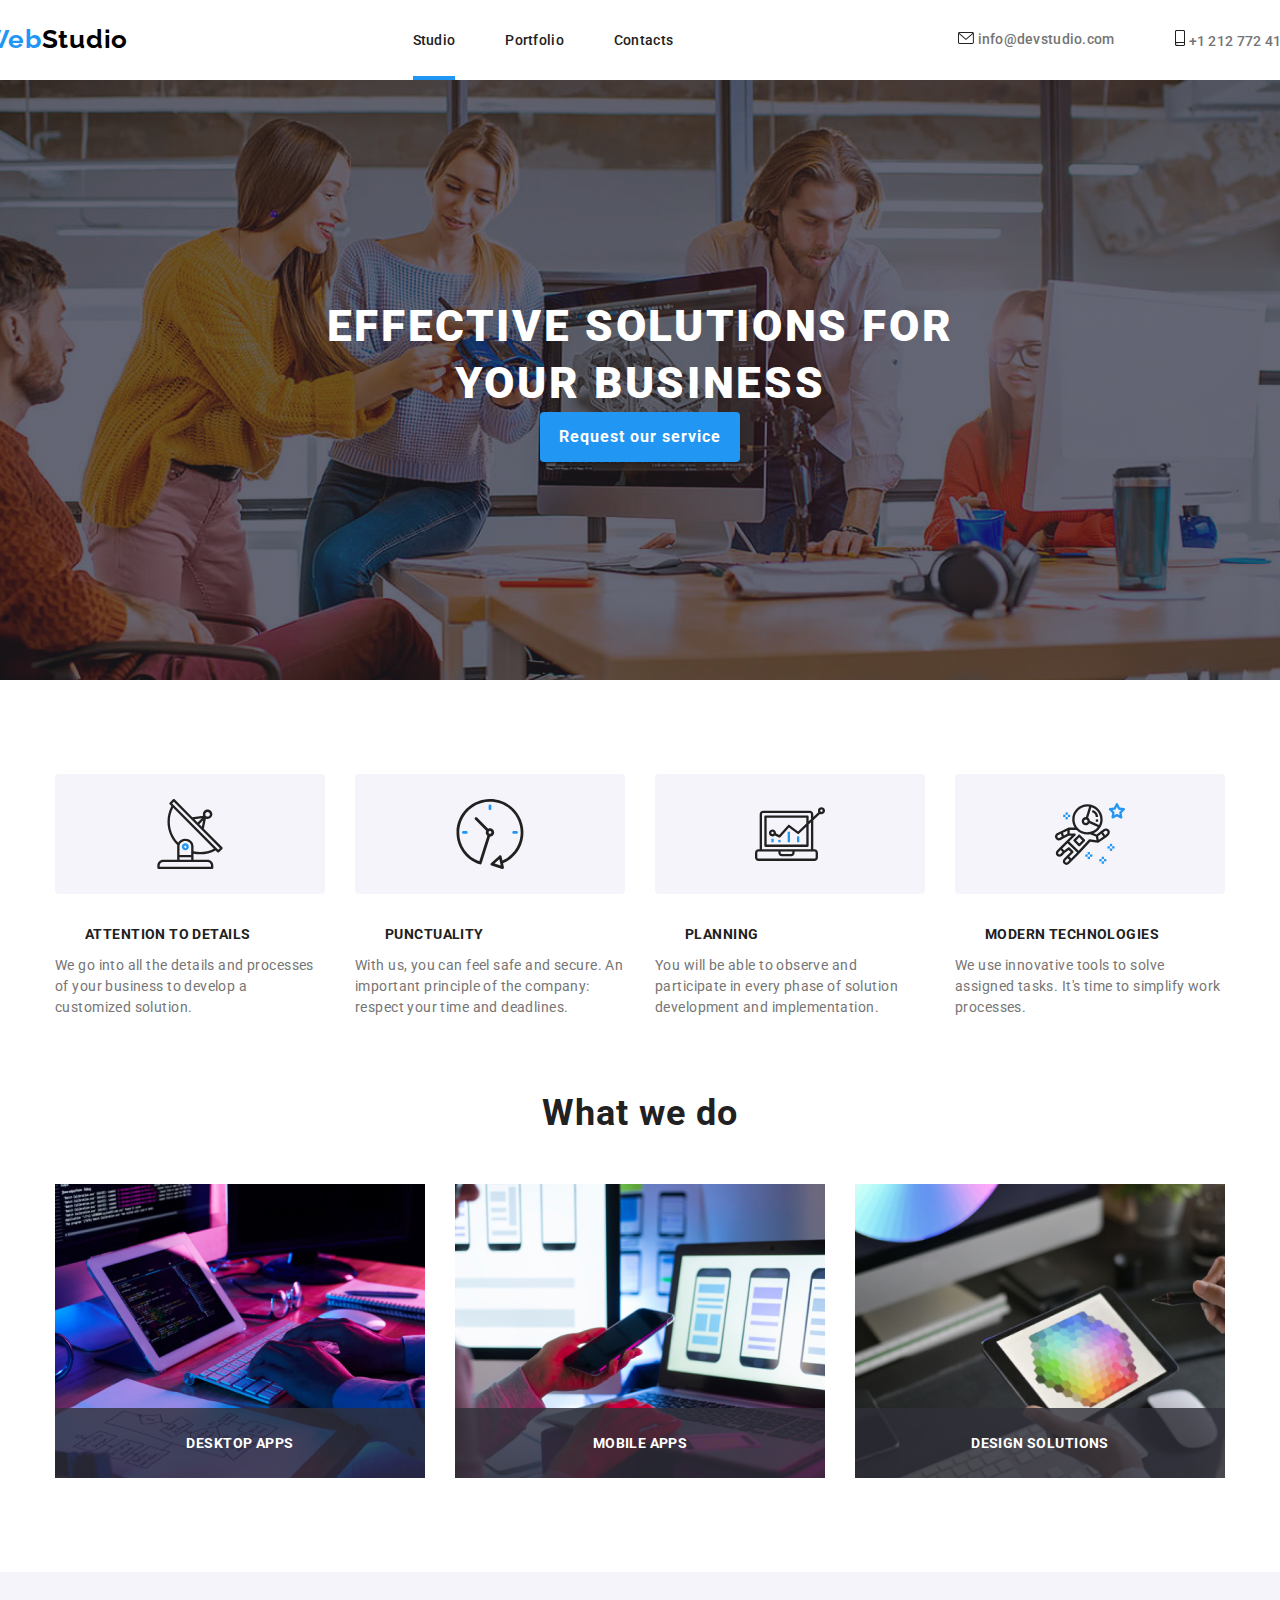
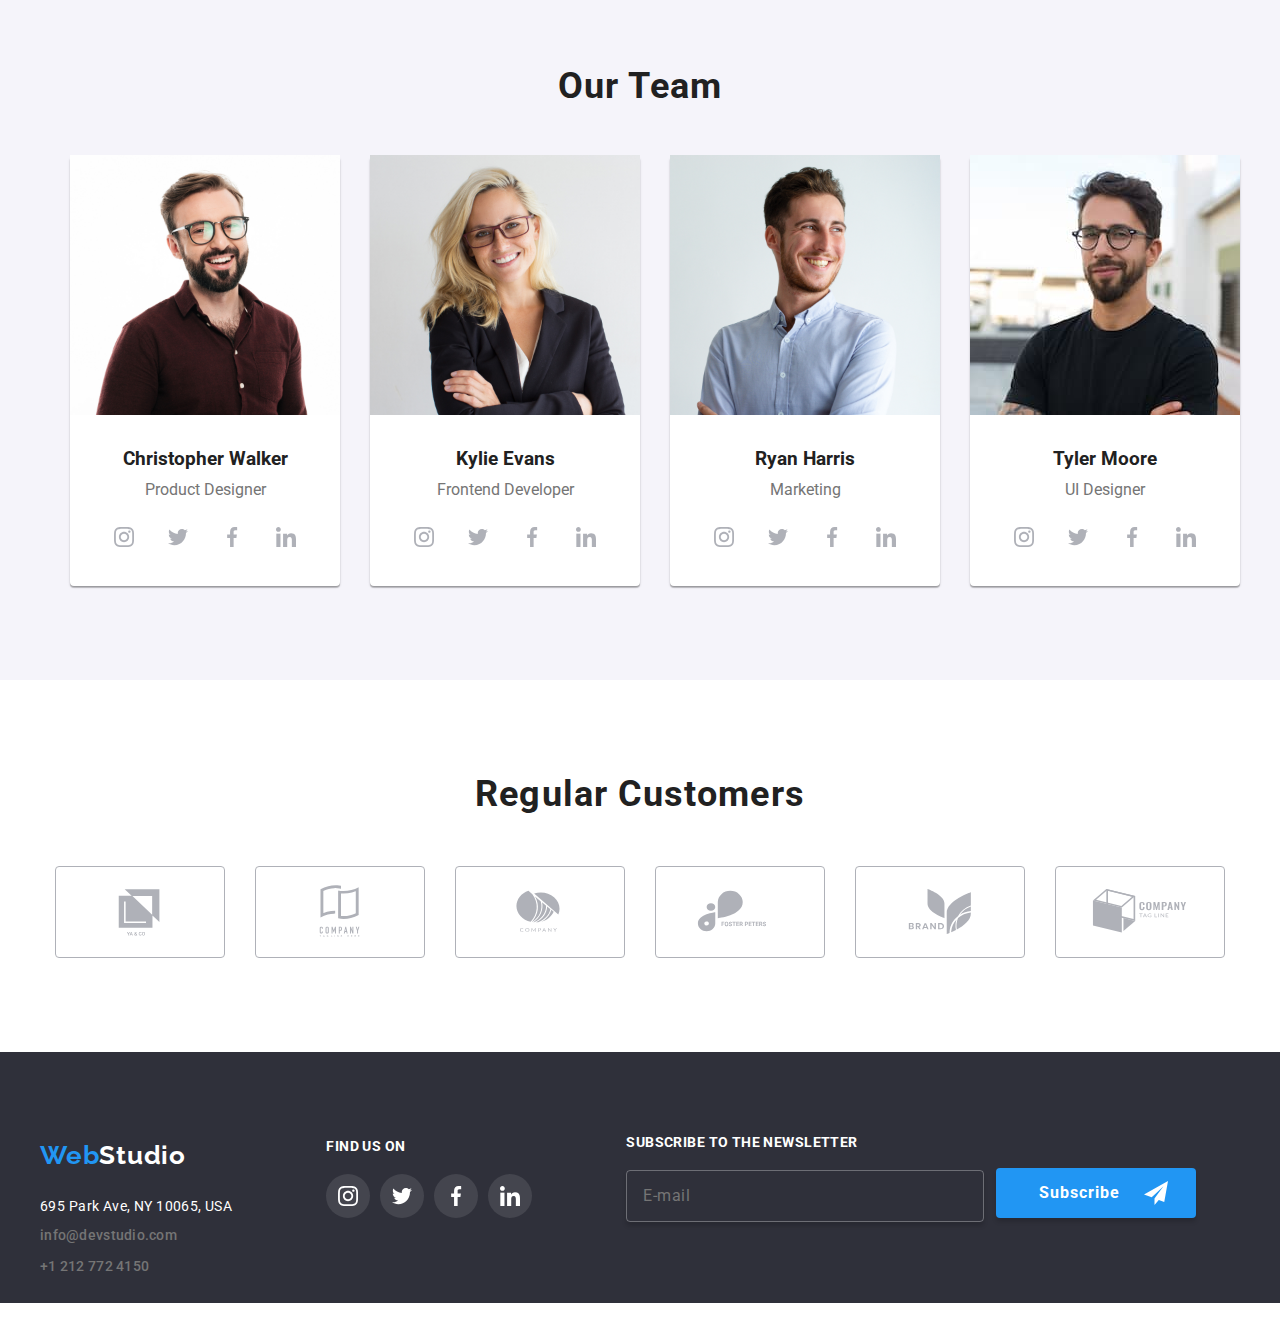
<file: index.html>
<!DOCTYPE html>
<html lang="en">
  <head>
    <meta charset="UTF-8" />
    <meta name="viewport" content="width=device-width, initial-scale=1.0" />
    <title>Studio</title>
    <link rel="stylesheet" href="css/reset.css" />
    <link rel="stylesheet" href="css/modern-normalize.css" />
    <link rel="preconnect" href="https://fonts.googleapis.com" />
    <link rel="preconnect" href="https://fonts.gstatic.com" crossorigin />
    <link rel="preconnect" href="https://fonts.googleapis.com" />
    <link rel="preconnect" href="https://fonts.gstatic.com" crossorigin />
    <link
      href="https://fonts.googleapis.com/css2?family=Raleway:wght@700&family=Roboto:wght@400;500;700;900&display=swap"
      rel="stylesheet"
    />
    <link rel="stylesheet" href="css/style.css" />
  </head>
  <body>
    <!-- Header section -->
    <header class="global-header">
      <div class="logo-container">
        <p class="webstudio-icon">
          <a href="index.html">Web<span class="studio-text">Studio</span></a>
        </p>
      </div>
      <!-- Navigation menu -->
      <nav class="nav-menu-container">
        <ul class="navigation-menu">
          <li class="header-link current">
            <a href="index.html">Studio</a>
          </li>
          <li class="header-link">
            <a href="portfolio.html">Portfolio</a>
          </li>
          <li class="header-link">
            <a href="contacts.html">Contacts</a>
          </li>
        </ul>
      </nav>
      <!-- Top contact details -->
      <div class="top-contact-details">
        <div class="mail-address">
          <span>
            <svg>
              <use href="./images/icons.svg#icon-envelope-hover"></use>
            </svg>
            <a href="mailto:info@devstudio.com">info@devstudio.com</a>
          </span>
        </div>
        <div class="phone-number">
          <span>
            <svg>
              <use href="./images/icons.svg#icon-smartphone"></use>
            </svg>
            <a href="tel:+12127724150"> +1 212 772 4150 </a>
          </span>
        </div>
      </div>
    </header>
    <!-- Main section -->
    <main>
      <section class="hero-section">
        <h1>EFFECTIVE SOLUTIONS FOR YOUR BUSINESS</h1>
        <div>
          <button data-modal-open class="request-button">
            Request our service
          </button>
        </div>
      </section>
    </main>
    <!-- Hero section -->
    <section class="container">
      <div class="hero-section-icons">
        <div class="icons-list">
          <svg class="icons">
            <use href="./images/icons.svg#icon-antenna-1"></use>
          </svg>
        </div>

        <div class="icons-list">
          <svg class="icons">
            <use href="./images/icons.svg#icon-clock-1"></use>
          </svg>
        </div>

        <div class="icons-list">
          <svg class="icons">
            <use href="./images/icons.svg#icon-diagram-1"></use>
          </svg>
        </div>

        <div class="icons-list">
          <svg class="icons">
            <use href="./images/icons.svg#icon-astronaut-1"></use>
          </svg>
        </div>
      </div>
      <div class="text-board-section">
        <div class="attention-board">
          <h3>ATTENTION TO DETAILS</h3>
          <div>
            We go into all the details and processes of your business to develop
            a customized solution.
          </div>
        </div>

        <div class="punctuality-board">
          <h3>PUNCTUALITY</h3>
          <div>
            With us, you can feel safe and secure. An important principle of the
            company: respect your time and deadlines.
          </div>
        </div>

        <div class="planning-board">
          <h3>PLANNING</h3>
          <div>
            You will be able to observe and participate in every phase of
            solution development and implementation.
          </div>
        </div>

        <div class="modern-techno-board">
          <h3>MODERN TECHNOLOGIES</h3>
          <div>
            We use innovative tools to solve assigned tasks. It's time to
            simplify work processes.
          </div>
        </div>
      </div>
    </section>
    <!-- What we do section -->
    <section class="what-we-do-section">
      <h2>What we do</h2>
      <div class="photo-panel-section">
        <ul class="photo-panel-board">
          <li class="photo-elements">
            <img
              src="images/fingersWritingCodeOnKeyboard.jpg"
              alt="fingers writing code on keyboard"
              width="370"
            />
            <div class="overlay-text">
              <div>DESKTOP APPS</div>
            </div>
          </li>
          <li class="photo-elements">
            <img
              src="images/watchingPhoneNearLaptop.jpg"
              alt="watching phone near laptop"
              width="370"
            />
            <div class="overlay-text">
              <div>Mobile APPS</div>
            </div>
          </li>
          <li class="photo-elements">
            <img
              src="images/drawingOnTheTablet.jpg"
              alt="drawing on the tablet"
              width="370"
            />
            <div class="overlay-text">
              <div>DESIGN SOLUTIONS</div>
            </div>
          </li>
        </ul>
      </div>
    </section>
    <!-- Our team section -->
    <section class="our-team-section">
      <h2 class="our-team-section-title">Our Team</h2>

      <ul class="team-member-panel">
        <li class="card">
          <div class="photo-album">
            <img
              src="images/christopherWalkerPhoto.jpg"
              alt="Cristopher Walker photo"
              width="270"
            />
          </div>
          <h3>Christopher Walker</h3>
          <span class="profession-title">Product Designer</span>
          <div class="social-icons">
            <a
              href="https://www.instagram.com/"
              class="social-media-icons"
              aria-label="Instagram"
            >
              <svg>
                <use href="./images/icons.svg#icon-instagram-2"></use>
              </svg>
            </a>

            <a
              href="https://www.twitter.com/"
              class="social-media-icons"
              aria-label="Twitter"
            >
              <svg>
                <use href="./images/icons.svg#icon-twitter-1"></use>
              </svg>
            </a>

            <a
              href="https://www.facebook.com/"
              class="social-media-icons"
              aria-label="Facebook"
            >
              <svg>
                <use href="./images/icons.svg#icon-facebook-1"></use>
              </svg>
            </a>

            <a
              href="https://www.linkedin.com/"
              class="social-media-icons"
              aria-label="Linkedin"
            >
              <svg>
                <use href="./images/icons.svg#icon-linkedin-1"></use>
              </svg>
            </a>
          </div>
        </li>

        <li class="card">
          <div class="photo-album">
            <img
              src="images/kylieEvansPhoto.jpg"
              alt="Kylie Evans photo"
              width="270"
            />
          </div>

          <h3>Kylie Evans</h3>
          <span class="profession-title">Frontend Developer</span>
          <div class="social-icons">
            <a
              href="https://www.instagram.com/"
              class="social-media-icons"
              aria-label="Instagram"
            >
              <svg>
                <use href="./images/icons.svg#icon-instagram-2"></use>
              </svg>
            </a>

            <a
              href="https://www.twitter.com/"
              class="social-media-icons"
              aria-label="Twitter"
            >
              <svg>
                <use href="./images/icons.svg#icon-twitter-1"></use>
              </svg>
            </a>

            <a
              href="https://www.facebook.com/"
              class="social-media-icons"
              aria-label="Facebook"
            >
              <svg>
                <use href="./images/icons.svg#icon-facebook-1"></use>
              </svg>
            </a>

            <a
              href="https://www.linkedin.com/"
              class="social-media-icons"
              aria-label="Linkedin"
            >
              <svg>
                <use href="./images/icons.svg#icon-linkedin-1"></use>
              </svg>
            </a>
          </div>
        </li>

        <li class="card">
          <div class="photo-album">
            <img
              src="images/ryanHarrisPhoto.jpg"
              alt="Ryan Harris photo"
              width="270"
            />
          </div>
          <h3>Ryan Harris</h3>
          <span class="profession-title">Marketing</span>
          <div class="social-icons">
            <a
              href="https://www.instagram.com/"
              class="social-media-icons"
              aria-label="Instagram"
            >
              <svg>
                <use href="./images/icons.svg#icon-instagram-2"></use>
              </svg>
            </a>

            <a
              href="https://www.twitter.com/"
              class="social-media-icons"
              aria-label="Twitter"
            >
              <svg>
                <use href="./images/icons.svg#icon-twitter-1"></use>
              </svg>
            </a>

            <a
              href="https://www.facebook.com/"
              class="social-media-icons"
              aria-label="Facebook"
            >
              <svg>
                <use href="./images/icons.svg#icon-facebook-1"></use>
              </svg>
            </a>

            <a
              href="https://www.linkedin.com/"
              class="social-media-icons"
              aria-label="Linkedin"
            >
              <svg>
                <use href="./images/icons.svg#icon-linkedin-1"></use>
              </svg>
            </a>
          </div>
        </li>

        <li class="card">
          <div class="photo-album">
            <img
              src="images/tylerMoorePhoto.jpg"
              alt="Tyler Moore photo"
              width="270"
            />
          </div>
          <h3>Tyler Moore</h3>
          <span class="profession-title">UI Designer</span>
          <div class="social-icons">
            <a
              href="https://www.instagram.com/"
              class="social-media-icons"
              aria-label="Instagram"
            >
              <svg>
                <use href="./images/icons.svg#icon-instagram-2"></use>
              </svg>
            </a>

            <a
              href="https://www.twitter.com/"
              class="social-media-icons"
              aria-label="Twitter"
            >
              <svg>
                <use href="./images/icons.svg#icon-twitter-1"></use>
              </svg>
            </a>

            <a
              href="https://www.facebook.com/"
              class="social-media-icons"
              aria-label="Facebook"
            >
              <svg>
                <use href="./images/icons.svg#icon-facebook-1"></use>
              </svg>
            </a>

            <a
              href="https://www.linkedin.com/"
              class="social-media-icons"
              aria-label="Linkedin"
            >
              <svg>
                <use href="./images/icons.svg#icon-linkedin-1"></use>
              </svg>
            </a>
          </div>
        </li>
      </ul>
    </section>
    <!-- Regular costumers section -->
    <section class="regular-costumers-section">
      <h2>Regular Customers</h2>
      <div class="logo-section">
        <div class="logo">
          <svg>
            <use href="./images/icons.svg#icon-first-logo"></use>
          </svg>
        </div>
        <div class="logo">
          <svg>
            <use href="./images/icons.svg#icon-second-logo"></use>
          </svg>
        </div>
        <div class="logo">
          <svg>
            <use href="./images/icons.svg#icon-third-logo"></use>
          </svg>
        </div>
        <div class="logo">
          <svg>
            <use href="./images/icons.svg#icon-fourth-logo"></use>
          </svg>
        </div>
        <div class="logo">
          <svg>
            <use href="./images/icons.svg#icon-fifth-logo"></use>
          </svg>
        </div>
        <div class="logo">
          <svg>
            <use href="./images/icons.svg#icon-sixth-logo"></use>
          </svg>
        </div>
      </div>
    </section>
    <!-- Bottom section -->
    <div class="bottom-section">
      <footer class="bottom-contact-details">
        <div class="webstudio-section">
          <p class="webstudio-icon">
            <a href="index.html"
              >Web<span class="bottom-studio-text">Studio</span></a
            >
          </p>

          <address class="work-place">695 Park Ave, NY 10065, USA</address>
          <div class="contact-details">
            <div class="phone-number">
              <a href="mailto:info@devstudio.com">info@devstudio.com</a>
            </div>
            <div class="mail-address">
              <a href="tel:+12127724150"> +1 212 772 4150 </a>
            </div>
          </div>
        </div>

        <div class="find-us">
          <p>Find us on</p>
          <div class="bottom-social-icons">
            <a
              href="https://www.instagram.com/"
              class="bottom-social-media-icons"
              aria-label="Instagram"
            >
              <svg class="social-icon">
                <use href="./images/icons.svg#icon-instagram-2"></use>
              </svg>
            </a>

            <a
              href="https://www.twitter.com/"
              class="bottom-social-media-icons"
              aria-label="Twitter"
            >
              <svg class="social-icon">
                <use href="./images/icons.svg#icon-twitter-1"></use>
              </svg>
            </a>

            <a
              href="https://www.facebook.com/"
              class="bottom-social-media-icons"
              aria-label="Facebook"
            >
              <svg class="social-icon">
                <use href="./images/icons.svg#icon-facebook-1"></use>
              </svg>
            </a>

            <a
              href="https://www.linkedin.com/"
              class="bottom-social-media-icons"
              aria-label="Linkedin"
            >
              <svg class="social-icon">
                <use href="./images/icons.svg#icon-linkedin-1"></use>
              </svg>
            </a>
          </div>
        </div>

        <form class="subscribe-section">
          <label class="subscribe-title" for="subscribe-email">
            <p>Subscribe to the newsletter</p>
          </label>
          <input type="email" placeholder="E-mail" />
            <button class="">
              Subscribe
              <svg class="subscribe-icon">
                <use href="./images/icons.svg#icon-subscribeSend"></use>
              </svg>
            </button>
        </form>
      </footer>
    </div>

    <!-- Modal -->
    <div class="modal is-hidden" data-modal>
      <div class="modal-content">
        <div class="modal-content-title">
          Leave your information and we'll call you back
        </div>
        <form class="form-group">
          <label for="name" class="form">
            <svg class="modal-form-icons">
              <use href="./images/icons.svg#icon-personIcon"></use>
            </svg>
            <span>Name</span>
            <input type="text" name="name" id="name" />
          </label>

          <label for="phone" class="form">
            <svg class="modal-form-icons">
              <use href="./images/icons.svg#icon-phoneIcon"></use>
            </svg>
            <span>Telephone</span>
            <input type="tel" name="phone" id="phone" />
          </label>

          <label for="email" class="form">
            <svg class="modal-form-icons">
              <use href="./images/icons.svg#icon-blackEmail"></use>
            </svg>
            <span>E-mail</span>
            <input type="email" name="email" id="email" />
          </label>

          <label for="comments" class="form comment-form">
            <span>Comments</span>
            <textarea
              name="comments"
              id="comments"
              placeholder="Enter the text"
            ></textarea>
          </label>

          <label class="termns-and-conditions-section">
            <input type="checkbox" class="check-mark" checked="checked" />
            <svg class="checked-icon">
              <use href="./images/icons.svg#icon-checkbox"></use>
            </svg>
            <svg class="checked-icon accept-icon">
              <use href="./images/icons.svg#icon-checkboxChecked"></use>
            </svg>
            <span>
              I agree with the letter and accept the
              <span class="terms-and-conditions">Terms and Conditions</span>
            </span>
          </label>
          <button type="submit" class="modal-send-btn">Send</button>
        </form>

        <button class="close-button" data-modal-close>&times;</button>
      </div>
    </div>

    <script src="./js/modal.js"></script>
  </body>
</html>
</file>
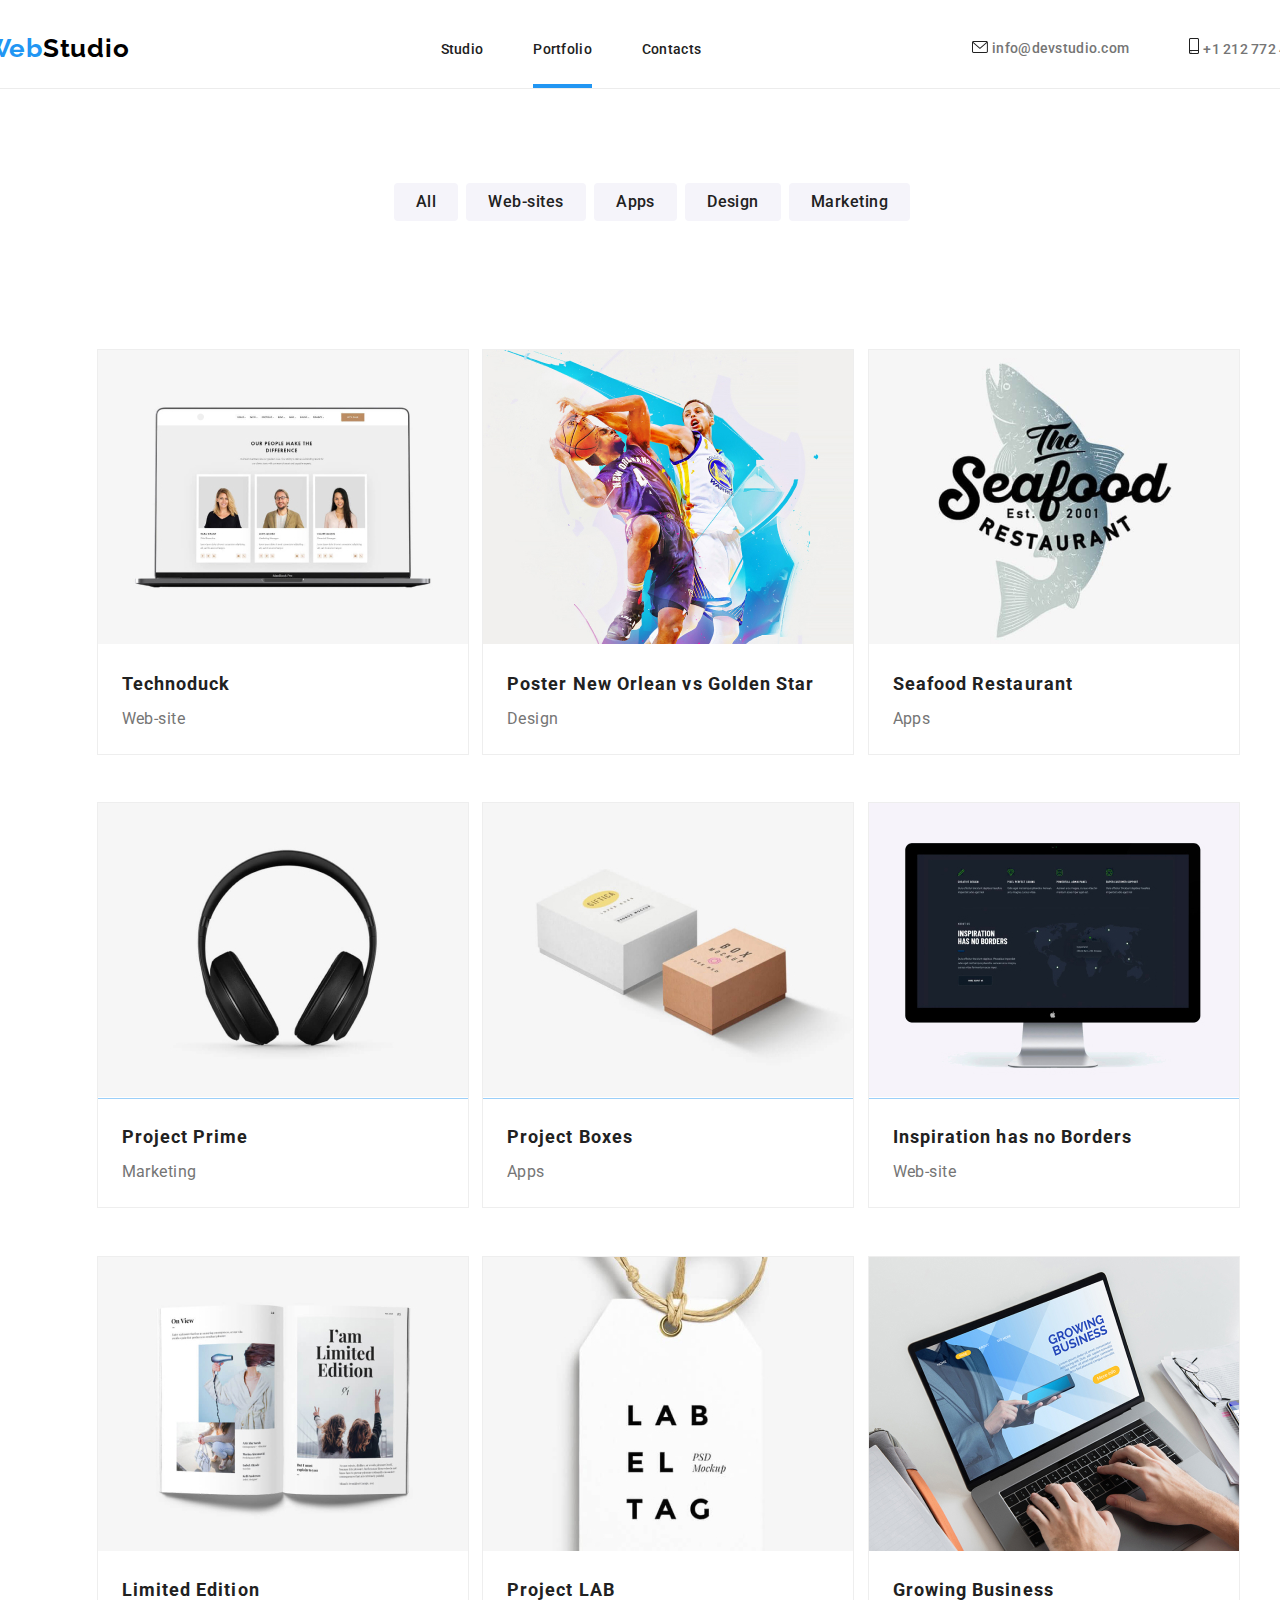
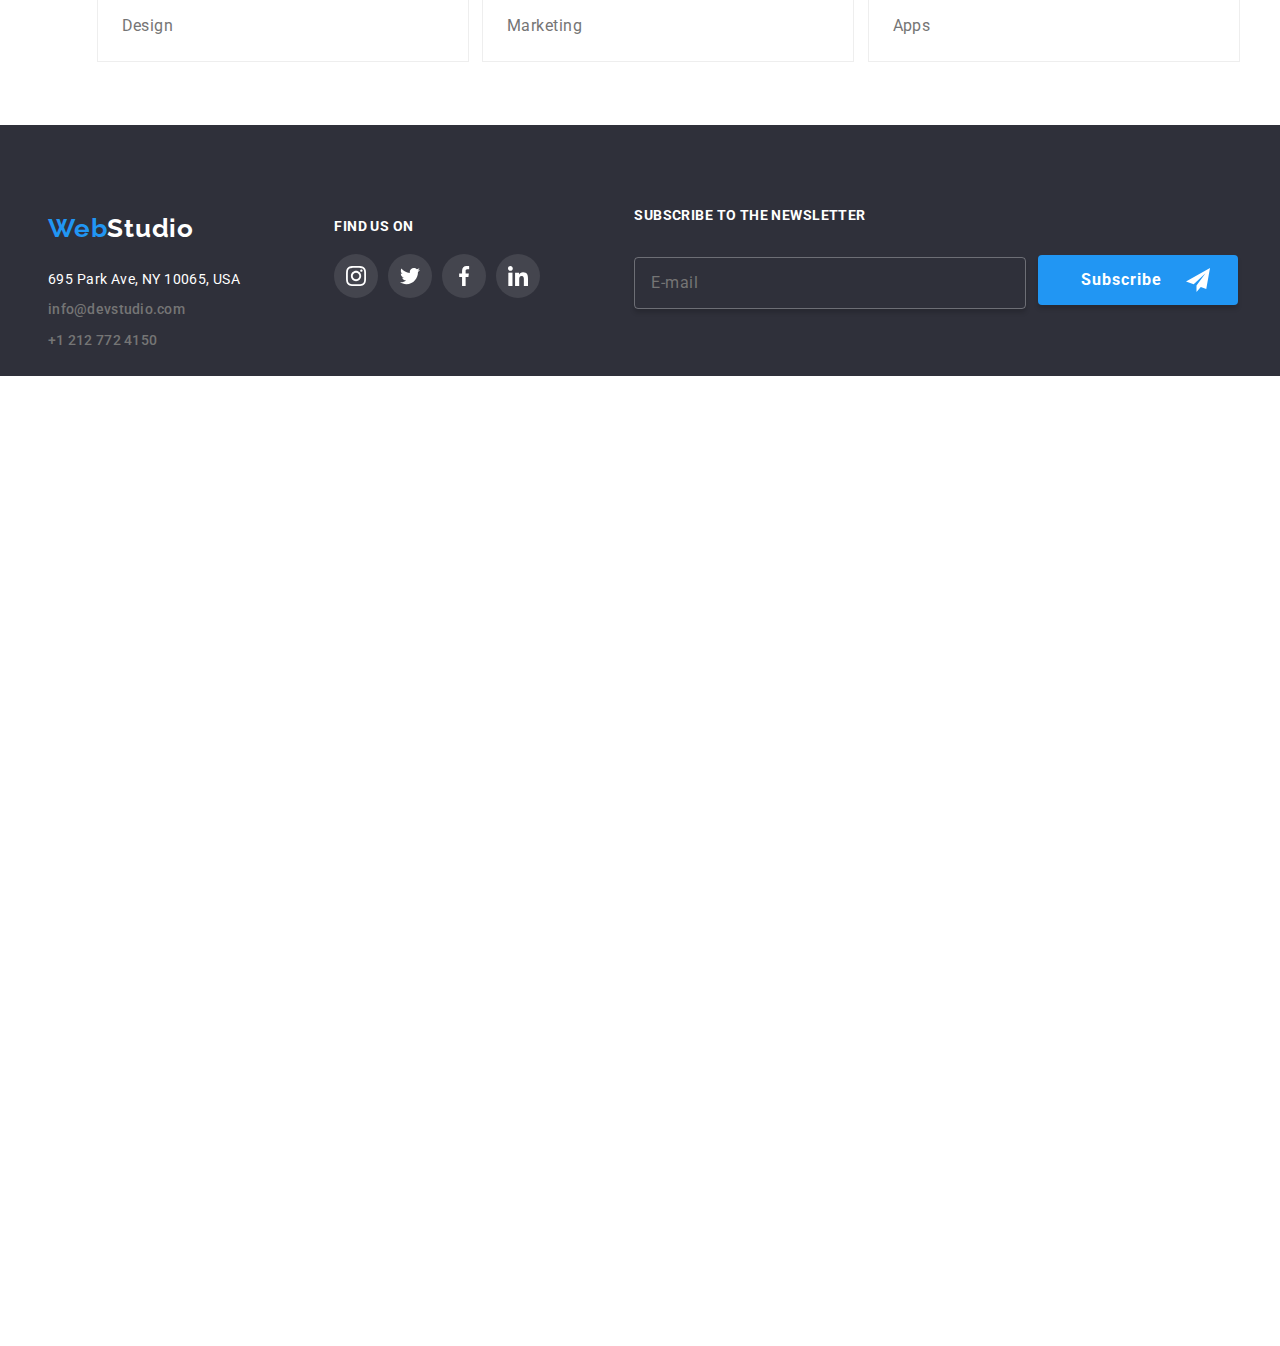
<file: portfolio.html>
<!DOCTYPE html>
<html lang="en">
  <head>
    <meta charset="UTF-8" />
    <meta name="viewport" content="width=device-width, initial-scale=1.0" />
    <title>Portfolio</title>
    <link rel="preconnect" href="https://fonts.googleapis.com" />
    <link rel="preconnect" href="https://fonts.gstatic.com" crossorigin />
    <link rel="preconnect" href="https://fonts.googleapis.com" />
    <link rel="preconnect" href="https://fonts.gstatic.com" crossorigin />
    <link
      href="https://fonts.googleapis.com/css2?family=Raleway:wght@700&family=Roboto:wght@400;500;700;900&display=swap"
      rel="stylesheet"
    />
    <link rel="stylesheet" href="css/style.css" />
  </head>

  <body>
    <div class="portfolio-layout-page">
      <header class="global-header">
        <div class="logo-container">
          <p class="webstudio-icon">
            <a href="index.html">Web<span class="studio-text">Studio</span></a>
          </p>
        </div>

        <nav class="nav-menu-container">
          <ul class="navigation-menu">
            <li class="header-link">
              <a href="index.html">Studio</a>
            </li>
            <li class="header-link current">
              <a
                href="portfolio.html"
                target="_blank"
                rel="noopener noreferrer nofollow"
                >Portfolio</a
              >
            </li>
            <li class="header-link">
              <a
                href="contacts.html"
                target="_blank"
                rel="noopener noreferrer nofollow"
                >Contacts</a
              >
            </li>
          </ul>
        </nav>

        <div class="top-contact-details">
          <div class="mail-address">
            <span>
              <svg>
                <use href="./images/icons.svg#icon-envelope-hover"></use>
              </svg>
              <a href="mailto:info@devstudio.com">info@devstudio.com</a>
            </span>
          </div>
          <div class="phone-number">
            <span>
              <svg>
                <use href="./images/icons.svg#icon-smartphone"></use>
              </svg>
              <a href="tel:+12127724150"> +1 212 772 4150 </a>
            </span>
          </div>
        </div>
      </header>
      <div class="portfolio-header-border"></div>

      <div class="button-menu-section">
        <div class="button"><button class="all-button">All</button></div>
        <div class="button"><button class="web-button">Web-sites</button></div>
        <div class="button"><button class="apps-button">Apps</button></div>
        <div class="button"><button class="design-button">Design</button></div>
        <div class="button">
          <button class="marketing-button">Marketing</button>
        </div>
      </div>

      <section class="photo-section-board">
        <ul class="album-section">
          <li class="photo-card">
            <div class="animation">
              <img
                src="images/techoduckPhoto.jpg"
                alt="techonduck photo"
                width="370"
                height="294"
              />
              <div class="overlay-photo-text">
                <p>
                  Technoduck is a state-of-the-art coronavirus distribution
                  platform. Companies use this platform for digital espionage
                  and attacks on competitors' secure servers.
                </p>
              </div>
            </div>

            <h3>Technoduck</h3>
            <span class="target">Web-site</span>
          </li>

          <li class="photo-card">
            <div class="animation">
              <img
                src="images/newOrleanVsGoldenState.jpg"
                alt="New Orlean vs Golden State photo"
                width="370"
                height="294"
              />
              <div class="overlay-photo-text"></div>
            </div>
            <h3>Poster New Orlean vs Golden Star</h3>
            <span class="target">Design</span>
          </li>

          <li class="photo-card">
            <div class="animation">
              <img
                src="images/seaFoodRestaurant.jpg"
                alt="sea food restaurant photo"
                width="370"
                height="294"
              />
              <div class="overlay-photo-text"></div>
            </div>
            <h3>Seafood Restaurant</h3>
            <span class="target">Apps</span>
          </li>

          <li class="photo-card">
            <div class="animation">
              <img
                src="images/projectPrimePhoto.jpg"
                alt="project prime photo"
                width="370"
                height="294"
              />
              <div class="overlay-photo-text"></div>
            </div>
            <h3>Project Prime</h3>
            <span class="target">Marketing</span>
          </li>

          <li class="photo-card">
            <div class="animation">
              <img
                src="images/projectBoxPhoto.jpg"
                alt="project box photo"
                width="370"
                height="294"
              />
              <div class="overlay-photo-text"></div>
            </div>
            <h3>Project Boxes</h3>
            <span class="target">Apps</span>
          </li>

          <li class="photo-card">
            <div class="animation">
              <img
                src="images/inspirationHasNoBorderPhoto.jpg"
                alt="inspiration border photo"
                width="370"
                height="294"
              />
              <div class="overlay-photo-text"></div>
            </div>
            <h3>Inspiration has no Borders</h3>
            <span class="target">Web-site</span>
          </li>

          <li class="photo-card">
            <div class="animation">
              <img
                src="images/limitedEditionPhoto.jpg"
                alt="limited edition photo"
                width="370"
                height="294"
              />
              <div class="overlay-photo-text"></div>
            </div>
            <h3>Limited Edition</h3>
            <span class="target">Design</span>
          </li>

          <li class="photo-card">
            <div class="animation">
              <img
                src="images/projectLabPhoto.jpg"
                alt="project lab photo"
                width="370"
                height="294"
              />
              <div class="overlay-photo-text"></div>
            </div>
            <h3>Project LAB</h3>
            <span class="target">Marketing</span>
          </li>

          <li class="photo-card">
            <div class="animation">
              <img
                src="images/growingBusinessPhoto.jpg"
                alt="growing business photo"
                width="370"
                height="294"
              />
              <div class="overlay-photo-text"></div>
            </div>
            <h3>Growing Business</h3>
            <span class="target">Apps</span>
          </li>
        </ul>
      </section>
      <div class="bottom-section">
        <footer class="bottom-contact-details">
          <div class="webstudio-section">
            <p class="webstudio-icon">
              <a href="index.html"
                >Web<span class="bottom-studio-text">Studio</span></a
              >
            </p>

            <address class="work-place">695 Park Ave, NY 10065, USA</address>
            <div class="contact-details">
              <div class="phone-number">
                <a href="mailto:info@devstudio.com">info@devstudio.com</a>
              </div>
              <div class="mail-address">
                <a href="tel:+12127724150"> +1 212 772 4150 </a>
              </div>
            </div>
          </div>

          <div class="find-us">
            <p>Find us on</p>
            <div class="bottom-social-icons">
              <a
                href="https://www.instagram.com/"
                class="bottom-social-media-icons"
                aria-label="Instagram"
              >
                <svg class="social-icon">
                  <use href="./images/icons.svg#icon-instagram-2"></use>
                </svg>
              </a>

              <a
                href="https://www.twitter.com/"
                class="bottom-social-media-icons"
                aria-label="Twitter"
              >
                <svg class="social-icon">
                  <use href="./images/icons.svg#icon-twitter-1"></use>
                </svg>
              </a>

              <a
                href="https://www.facebook.com/"
                class="bottom-social-media-icons"
                aria-label="Facebook"
              >
                <svg class="social-icon">
                  <use href="./images/icons.svg#icon-facebook-1"></use>
                </svg>
              </a>

              <a
                href="https://www.linkedin.com/"
                class="bottom-social-media-icons"
                aria-label="Linkedin"
              >
                <svg class="social-icon">
                  <use href="./images/icons.svg#icon-linkedin-1"></use>
                </svg>
              </a>
            </div>
          </div>

          <form class="subscribe-section">
            <label class="subscribe-title" for="subscribe-email">
              <p>Subscribe to the newsletter</p>
            </label>
            <input type="email" placeholder="E-mail" />
            <button class="">
              Subscribe
              <svg class="subscribe-icon">
                <use href="./images/icons.svg#icon-subscribeSend"></use>
              </svg>
            </button>
          </form>
        </footer>
      </div>
    </div>
  </body>
</html>
</file>
<file: css/style.css>
:root {
  --webstudio-font-family: "Raleway", sans-serif;
  --text-font-family: "Roboto", sans-serif;
  --button-links-color: #2196f3;
  --hover-buttons-color: #fff;
  --header-text-color: #212121;
  --normal-text-color: #757575;
  --portfolio-button-color: #f5f4fa;
  --section-width: 1600px;
  --border-radius-value: 4px;
  --social-media-background-color: #ffffff;
  --social-media-color: #afb1b8;
  --social-media-hover-text-color: #ffffff;
  --social-media-hover-background-color: #2196f3;
  --footer-background-color: #2f303a;
  --logo-background-color: #2196f3;
  --term-and-conditions-text-color: #2196f3;
  --studio-background-color-for-card: #ffffff;
  --transition-value: 250ms cubic-bezier(0.4, 0, 0.2, 1);
}
/* Studio page */
body,
body :visited {
  font-family: "Roboto", sans-serif;
  color: var(--header-text-color);
  font-weight: 400;
}

body {
  width: var(--section-width);
  height: 2930px;
  width: 100%;
  display: flex;
  flex-direction: column;
  align-items: center;
}

.global-header {
  width: var(--section-width);
  height: 80px;
  display: flex;
  align-items: center;
  justify-content: space-around;
  flex-shrink: 0;
  border: 1px;
}

.global-header .nav-menu-container .navigation-menu {
  display: flex;
  justify-content: space-between;
  gap: 50px;
  position: relative;
}

.global-header .top-contact-details {
  display: flex;
  gap: 60px;
}

.hover-active-bar {
  visibility: hidden;
  width: 100%;
  height: 4px;
  border-radius: 2px;
  background: #2196f3;
  position: relative;
  top: 29px;
}

ul {
  list-style-type: none;
}

ul a:link,
ul a:visited,
ul a:hover {
  text-decoration: none;
  transition: color var(--transition-value);
}

.webstudio-icon a:link,
.webstudio-icon a:visited,
.webstudio-icon a:hover,
.webstudio-icon a:active {
  font-family: var(--webstudio-font-family);
  color: #2196f3;
  font-size: 26px;
  font-weight: 700;
  letter-spacing: 0.78px;
  text-decoration: none;
}

.studio-text {
  color: #000000;
  font-size: 26px;
  font-family: var(--webstudio-font-family);
  font-weight: 700;
  letter-spacing: 0.78px;
}

.navigation-menu li a {
  color: #212121;
  font-family: var(--text-font-family);
  font-size: 14px;
  font-weight: 500;
  letter-spacing: 0.28px;
}

.navigation-menu :focus,
.navigation-menu :hover,
.top-contact-details :hover,
.top-contact-details :focus,
.contact-details :hover,
.contact-details :focus {
  color: var(--button-links-color);
  transition: color var(--transition-value);
}

.header-link {
  position: relative;
}

.current::after {
  content: "";
  position: absolute;
  left: 0;
  top: 45px;
  width: 100%;
  height: 4px;
  flex-shrink: 0;
  background-color: #2196f3;
}

.top-contact-details a,
.contact-details a {
  color: var(--normal-text-color);
  font-size: 14px;
  font-weight: 500;
  letter-spacing: 0.28px;
  text-decoration: none;
}

.phone-number svg {
  width: 10px;
  height: 16px;
  flex-shrink: 0;
  cursor: pointer;
}

.mail-address svg {
  width: 16px;
  height: 11.996px;
  flex-shrink: 0;
  cursor: pointer;
}

.hero-section {
  background: linear-gradient(rgba(47, 48, 58, 0.4), rgba(47, 48, 58, 0.4)),
    url("../images/heroBackground.jpg");
  width: var(--section-width);
  height: 600px;
  flex-shrink: 0;
  display: flex;
  flex-direction: column;
  justify-content: center;
  align-items: center;
}

.hero-section h1 {
  color: #fff;
  font-size: 44px;
  font-weight: 900;
  line-height: 1.3;
  letter-spacing: 2.64px;
  text-align: center;
  text-transform: uppercase;
  display: flex;
  flex-direction: column;
  justify-content: center;
  align-items: center;
  width: 696px;
  flex-shrink: 0;
}

.hero-section .request-button {
  width: 200px;
  height: 50px;
  flex-shrink: 0;
  border-radius: var(--border-radius-value);
  background: var(--button-links-color);
  border: none;
  box-shadow: 0px 4px 4px 0px rgba(0, 0, 0, 0.15);
}

.request-button,
.request-button :focus,
.request-button :hover {
  background-color: var(--button-links-color);
  color: var(--hover-buttons-color);
  text-align: center;
  font-size: 16px;
  font-weight: 700;
  line-height: 1.875em;
  letter-spacing: 0.96px;
  cursor: pointer;
}

.container {
  display: flex;
  flex-direction: column;
  align-items: center;
}

.text-board-section h3 {
  color: var(--header-text-color);
  font-size: 14px;
  font-weight: 700;
  letter-spacing: 0.42px;
  text-transform: uppercase;
  margin-left: 30px;
  margin-bottom: 10px;
}

.hero-section-icons {
  display: flex;
  gap: 30px;
  margin-top: 94px;
  margin-bottom: 30px;
}

.hero-section-icons .icons-list {
  display: flex;
  justify-content: center;
  align-items: center;
  width: 270px;
  height: 120px;
  flex-shrink: 0;
  border-radius: 4px;
  background: #f5f4fa;
}

.hero-section-icons .icons {
  display: flex;
  width: 70px;
  height: 70px;
  flex-shrink: 0;
}

.text-board-section {
  display: flex;
  justify-content: center;
  gap: 30px;
  width: var(--section-width);
  color: var(--normal-text-color);
  font-size: 14px;
  line-height: 1.5em;
  letter-spacing: 0.42px;
}

.text-board-section .attention-board,
.text-board-section .punctuality-board,
.text-board-section .planning-board,
.text-board-section .modern-techno-board {
  display: flex;
  flex-direction: column;
  flex-shrink: 0;
  width: 270px;
  height: 75px;
  margin-bottom: 94px;
}

h2 {
  color: var(--header-text-color);
  text-align: center;
  font-size: 36px;
  font-weight: 700;
  letter-spacing: 1.08px;
}

.photo-panel-section {
  margin-top: 50px;
  margin-bottom: 94px;
}

.photo-panel-board {
  display: flex;
  gap: 30px;
}

.photo-elements {
  position: relative;
  width: 370px;
  height: 294px;
  flex-shrink: 0;
}

.overlay-text {
  background: rgba(47, 48, 58, 0.8);
  position: absolute;
  bottom: 0;
  width: 370px;
  height: 70px;
  flex-shrink: 0;
  color: #fff;
  font-family: var(--text-font-family);
  font-size: 14px;
  font-weight: 700;
  letter-spacing: 0.42px;
  text-transform: uppercase;
  display: flex;
  justify-content: center;
  align-items: center;
}

.our-team-section {
  width: 1600px;
  height: 708px;
  flex-shrink: 0;
  background-color: #f5f4fa;
  display: flex;
  flex-direction: column;
}

.our-team-section h2 {
  width: var(--section-width);
  margin-top: 94px;
  margin-bottom: 50px;
}

.team-member-panel {
  display: flex;
  justify-content: center;
}

.team-member-panel .card {
  width: 270px;
  height: 428px;
  margin-left: 30px;
  flex-shrink: 0;
  display: flex;
  background-color: var(--studio-background-color-for-card);
  flex-direction: column;
  justify-content: center;
  align-items: center;
  border-radius: 0px 0px 4px 4px;
  box-shadow: 0px 2px 1px 0px #00000033, 0px 1px 1px 0px #00000024,
    0px 1px 3px 0px #0000001f;
}

.team-member-panel .card .social-icons {
  display: flex;
  justify-content: center;
  gap: 10px;
  margin-bottom: 30px;
}

.social-icons .social-media-icons {
  display: flex;
  justify-content: center;
  align-items: center;
  width: 44px;
  height: 44px;
  flex-shrink: 0;
  background-color: var(--social-media-background-color);
  border-radius: 50%;
}

.social-icons :hover,
.social-icons :focus {
  background-color: var(--social-media-hover-background-color);
  color: var(--social-media-hover-text-color);
  transition: color, var(--transition-value);
}

.social-media-icons svg {
  width: 20px;
  height: 20px;
  flex-shrink: 0;
  color: var(--social-media-color);
}

.team-member-panel h3 {
  margin-top: 30px;
  margin-bottom: 10px;
}

.team-member-panel .profession-title {
  margin-bottom: 16px;
  color: var(--normal-text-color);
}

.team-member-list h3 {
  color: var(--header-text-color);
  font-size: 16px;
  font-weight: 500;
  letter-spacing: 0.48px;
}

.team-member-list {
  color: var(--normal-text-color);
  font-size: 16px;
  letter-spacing: 0.48px;
}

.regular-costumers-section {
  width: 1170px;
  height: 184px;
  flex-shrink: 0;
  margin-top: 94px;
  margin-bottom: 94px;
}

.regular-costumers-section h2 {
  margin-bottom: 50px;
}

.regular-costumers-section .logo-section {
  display: flex;
  justify-content: space-evenly;
  gap: 30px;
}

.logo-section .logo {
  width: 170px;
  height: 92px;
  flex-shrink: 0;
  border-radius: 4px;
  border: 1px solid #afb1b8;
  fill: #afb1b8;
  color: #afb1b8;
  margin-bottom: 30px;
  display: flex;
  justify-content: center;
  align-items: center;
}

.logo-section .logo svg {
  width: 106px;
  height: 60px;
  flex-shrink: 0;
}

.logo-section :hover,
.logo-section :focus {
  cursor: pointer;
  color: var(--logo-background-color);
  border-color: var(--logo-background-color);
  fill: var(--logo-background-color);
  transition: color, var(--transition-value);
}

.bottom-section {
  background: linear-gradient(
    to top,
    var(--footer-background-color),
    var(--footer-background-color)
  );
  display: flex;
  justify-content: center;
  width: 100%;
  width: var(--section-width);
}

.bottom-contact-details {
  width: 1200px;
  height: 251px;
  display: flex;
  justify-content: flex-start;
  align-items: center;
  gap: 94px;
  flex-shrink: 0;
}

.bottom-contact-details .bottom-studio-text {
  color: #ffffff;
}

.bottom-contact-details .webstudio-icon {
  margin-top: 60px;
  margin-bottom: 28px;
}

.bottom-contact-details .work-place {
  color: #fff;
  font-family: var(--text-font-family);
  font-size: 14px;
  font-style: normal;
  font-weight: 400;
  line-height: normal;
  letter-spacing: 0.42px;
  margin-bottom: 12px;
}

.bottom-contact-details .phone-number {
  margin-bottom: 12px;
}

.find-us {
  display: flex;
  flex-direction: column;
  justify-content: center;
  width: 206px;
  height: 80px;
  flex-shrink: 0;
}

.find-us p {
  color: #ffffff;
  font-family: var(--text-font-family);
  font-size: 14px;
  font-style: normal;
  font-weight: 700;
  line-height: normal;
  letter-spacing: 0.42px;
  text-transform: uppercase;
  margin-bottom: 20px;
}

.find-us .bottom-social-icons {
  display: flex;
  justify-content: flex-start;
  gap: 10px;
}

.find-us .bottom-social-icons .bottom-social-media-icons {
  width: 44px;
  height: 44px;
  flex-shrink: 0;
  background-color: #ffffff1a;
  border-radius: 50%;
  display: flex;
  justify-content: center;
  align-items: center;
}

.find-us .bottom-social-icons :hover,
.find-us .bottom-social-icons :focus {
  background-color: var(--logo-background-color);
  transition: background-color var(--transition-value);
}

.find-us .bottom-social-icons .bottom-social-media-icons .social-icon {
  width: 20px;
  height: 20px;
  flex-shrink: 0;
  color: white;
}

.subscribe-section input {
  width: 358px;
  flex-shrink: 0;
  border-radius: 4px;
  border: 1px solid rgba(255, 255, 255, 0.3);
  background: rgba(33, 150, 243, 0);
  box-shadow: 0px 4px 4px 0px rgba(0, 0, 0, 0.15);
  margin-top: 20px;
  padding: 15px 16px;
  outline: none;
  color: rgba(255, 255, 255, 0.6);
  font-family: var(--text-font-family);
  font-size: 16px;
  font-weight: 400;
  line-height: 20px;
  letter-spacing: 0.48px;
  margin-right: 12px;
}

.subscribe-section .subscribe-title {
  color: #fff;
  font-family: var(--text-font-family);
  font-size: 14px;
  font-weight: 700;
  letter-spacing: 0.42px;
  text-transform: uppercase;
}

.subscribe-section button {
  width: 200px;
  height: 50px;
  flex-shrink: 0;
  border-radius: 4px;
  border: none;
  background: #2196f3;
  box-shadow: 0px 4px 4px 0px rgba(0, 0, 0, 0.15);
  color: #fff;
  text-align: left;
  padding: 10px 77px 10px 43px;
  font-family: var(--text-font-family);
  font-size: 16px;
  font-weight: 700;
  line-height: 30px;
  letter-spacing: 0.96px;
  cursor: pointer;
  margin-top: 18px;
  position: absolute;
}

.subscribe-section .subscribe-icon {
  width: 24px;
  height: 24px;
  flex-shrink: 0;
  fill: #fff;
  position: absolute;
  right: 28px;
  top: 13px;
}

/* Portfolio page */
.portfolio-layout-page {
  display: flex;
  width: 1600px;
  width: 100%;
  flex-direction: column;
  justify-content: center;
  align-items: center;
}

.portfolio-header-border {
  width: 1600px;
  height: 1px;
  background-color: #ececec;
}

.button button {
  font-size: 16px;
  color: #212121;
  text-align: center;
  font-family: var(--text-font-family);
  font-size: 16px;
  font-style: normal;
  font-weight: 500;
  line-height: 26px;
  letter-spacing: 0.48px;
}

.button-menu-section {
  display: flex;
  margin-top: 94px;
  margin-bottom: 56px;
}

.button-menu-section .button {
  margin-left: 8px;
  margin-bottom: 56px;
}

.button .all-button {
  width: 64px;
  height: 38px;
  flex-shrink: 0;
  border-radius: var(--border-radius-value);
  border: none;
  background: var(--portfolio-button-color);
}

.button .web-button {
  width: 120px;
  height: 38px;
  flex-shrink: 0;
  border-radius: var(--border-radius-value);
  border: none;
  background: var(--portfolio-button-color);
}

.button .apps-button {
  width: 83px;
  height: 38px;
  flex-shrink: 0;
  border: none;
  border-radius: var(--border-radius-value);
  background: var(--portfolio-button-color);
}

.button .design-button {
  width: 96px;
  height: 38px;
  flex-shrink: 0;
  border: none;
  border-radius: var(--border-radius-value);
  background: var(--portfolio-button-color);
}

.button .marketing-button {
  width: 121px;
  height: 38px;
  flex-shrink: 0;
  border: none;
  border-radius: var(--border-radius-value);
  background: var(--portfolio-button-color);
}

.button :hover,
.button :active,
.button :focus {
  background-color: var(--button-links-color);
  color: var(--hover-buttons-color);
  font-weight: 500;
  line-height: 1.625em;
  letter-spacing: 0.48px;
  cursor: pointer;
  transition: color, var(--transition-value);
  box-shadow: 0px 2px 2px 0px rgba(0, 0, 0, 0.12),
    0px 1px 2px 0px rgba(0, 0, 0, 0.08), 0px 3px 1px 0px rgba(0, 0, 0, 0.1);
}

.photo-section-board .album-section {
  display: flex;
  justify-content: space-evenly;
  flex-wrap: wrap;
  width: 1170px;
  height: 1360px;
  color: var(--normal-text-color);
  font-size: 16px;
  line-height: 1.875em;
  letter-spacing: 0.48px;
}

.photo-section-board h3 {
  color: var(--header-text-color);
  font-size: 18px;
  font-weight: 700;
  line-height: 2.25em;
  letter-spacing: 1.08px;
  margin-left: 24px;
  margin-bottom: 0px;
}

.photo-section-board .photo-card {
  width: 370px;
  height: 404px;
  flex-shrink: 0;
  border: 1px solid #eee;
  background: #fff;
  display: flex;
  flex-direction: column;
}

.photo-section-board .target {
  margin-left: 24px;
  margin-bottom: 20px;
}

.album-section :focus,
.album-section :hover {
  border: 1px solid #eee;
  box-shadow: 1px 4px 6px 0px rgba(0, 0, 0, 0.16),
    0px 4px 4px 0px rgba(0, 0, 0, 0.06), 0px 1px 1px 0px rgba(0, 0, 0, 0.12);
  cursor: pointer;
  transition: box-shadow, var(--transition-value);
}

.album-section :hover .overlay-photo-text {
  height: 100%;
  transform: translateY(0);
}

.photo-card :focus,
.photo-card :hover {
  border: none;
  box-shadow: none;
}

.photo-card .animation {
  position: relative;
  overflow: hidden;
}

.overlay-photo-text {
  background-color: rgba(33, 150, 243, 0.9);
  top: 0;
  left: 0;
  width: 100%;
  height: 100%;
  flex-shrink: 0;
  position: absolute;
  transition: 0.5s ease;
  transform: translateY(100%);
}

.overlay-photo-text p {
  color: #fff;
  font-family: var(--text-font-family);
  font-size: 18px;
  font-weight: 400;
  line-height: 28px;
  letter-spacing: 0.54px;
  text-align: start;
  padding: 30px;
}

/* Modal */

.modal {
  position: fixed;
  width: 100%;
  height: 100%;
  background: rgba(0, 0, 0, 0.2);
  display: flex;
  justify-content: center;
  align-items: center;
  transition: 250ms ease;
}

.modal-content {
  width: 528px;
  flex-shrink: 0;
  background-color: #fff;
  border-radius: 4px;
  box-shadow: 0px 2px 1px 0px rgba(0, 0, 0, 0.2),
    0px 1px 1px 0px rgba(0, 0, 0, 0.14), 0px 1px 3px 0px rgba(0, 0, 0, 0.12);
  position: relative;
}

.is-hidden {
  visibility: hidden;
  opacity: 0;
  pointer-events: none;
  transition: 250ms ease;
}

.close-button {
  background-color: #fff;
  border: 1px solid rgba(0, 0, 0, 0.1);
  cursor: pointer;
  position: absolute;
  right: 8px;
  top: 8px;
  width: 30px;
  height: 30px;
  flex-shrink: 0;
  border-radius: 50%;
  color: #000000;
  font-size: 18px;
  transition: var(--transition-value);
}

.close-button:hover,
.close-button:focus {
  color: #2196f3;
}

/* Modal formular content */
.modal-content {
  display: flex;
  flex-direction: column;
  padding: 40px;
}

.form-group {
  display: flex;
  flex-direction: column;
  gap: 10px;
}

.modal-content-title {
  margin-bottom: 12px;
  color: var(--header-text-color);
  text-align: center;
  font-family: var(--text-font-family);
  font-size: 20px;
  font-weight: 700;
  letter-spacing: 0.6px;
}

.modal-content .form {
  display: flex;
  flex-direction: column;
  position: relative;
}

.form-group .modal-form-check-icon {
  flex-direction: row;
  justify-content: center;
  align-items: center;
}

.modal-content .modal-form-icons {
  width: 18px;
  height: 18px;
  flex-shrink: 0;
}

.form .modal-form-icons {
  position: absolute;
  top: 30px;
  left: 12px;
}

.modal-content .form input {
  width: 448px;
  height: 40px;
  flex-shrink: 0;
  border-radius: 4px;
  border: 1px solid rgba(33, 33, 33, 0.2);
  padding-left: 42px;
}

.modal-content .form input:focus,
.comment-form textarea:focus {
  border: 1px solid #2196f3;
  outline: none;
  transition: var(--transition-value);
}

.form:focus-within > svg {
  color: #2196f3;
  transition: var(--transition-value);
}
.comment-form textarea {
  width: 448px;
  height: 120px;
  flex-shrink: 0;
  border-radius: 4px;
  border: 1px solid rgba(33, 33, 33, 0.2);
  padding: 12px 16px;
  color: rgba(117, 117, 117, 0.5);
  font-family: var(--text-font-family);
  font-size: 12px;
  font-weight: 400;
  letter-spacing: 0.12px;
  resize: none;
}

.modal-content .check-mark {
  display: none;
}

.check-mark ~ .checked-icon {
  width: 16px;
  height: 15px;
  flex-shrink: 0;
  left: 37px;
}

.check-mark ~ .checked-icon ~ .accept-icon {
  visibility: hidden;
  position: absolute;
  left: 45px;
}

.check-mark:checked ~ .checked-icon {
  visibility: visible;
}

.termns-and-conditions-section {
  margin-top: 20px;
  cursor: pointer;
  align-self: center;
}

.modal-content .terms-and-conditions {
  color: var(--term-and-conditions-text-color);
  text-decoration: underline;
}

.modal-content .modal-send-btn {
  width: 200px;
  height: 50px;
  flex-shrink: 0;
  border-radius: 4px;
  background-color: #188ce8;
  box-shadow: 0px 4px 4px 0px rgba(0, 0, 0, 0.15);
  border: none;
  color: #fff;
  text-align: center;
  font-family: var(--text-font-family);
  font-size: 16px;
  font-weight: 700;
  line-height: 30px;
  letter-spacing: 0.96px;
  cursor: pointer;
  align-self: center;
  margin-top: 30px;
}
</file>
